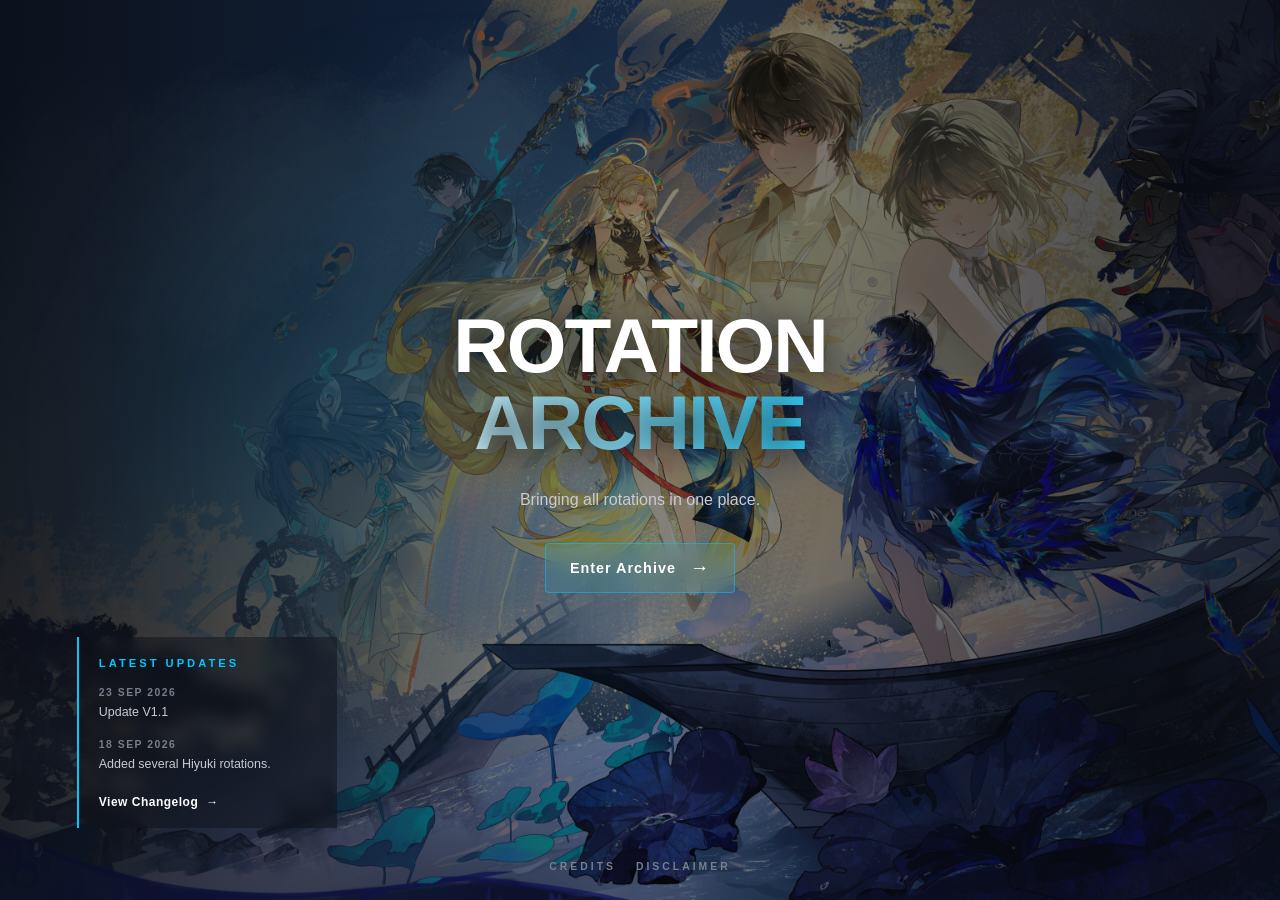
<file: index.html>
<!DOCTYPE html>

<html lang="en">

<head>

    <meta charset="UTF-8">
    <meta name="viewport" content="width=device-width, initial-scale=1.0">

    <title>Wuwa Rotations</title>

    <link rel="stylesheet" href="index.css">

</head>


<body>

    <main class="landing">

        <!-- =========================
             BACKGROUND
        ========================== -->

        <div class="background-glow"></div>


        <!-- =========================
             CHANGELOG
        ========================== -->

        <aside class="changelog">

            <p class="changelog-label">
                LATEST UPDATES
            </p>


            <!-- JavaScript inserts
                 the latest 2 updates here -->

            <div id="latest-changelog"></div>


            <!-- Link to full changelog -->

            <a href="changelog.html" class="changelog-link">

                View Changelog

                <span>→</span>

            </a>

        </aside>


        <!-- =========================
             CREDITS & DISCLAIMER
        ========================== -->

        <div class="site-info">


            <!-- Credits -->

            <div class="info-item">

                <span class="info-label">
                    CREDITS
                </span>


                <div class="info-popup">

                    <p>
                        <strong>
                            <em>
                                For the community, from the community ♥
                            </em>
                        </strong>
                    </p>

                    <p>
                        Created & maintained by
                        <span class="creator-name">
                            iaani2077
                        </span>
                    </p>

                </div>

            </div>


            <!-- Disclaimer -->

            <div class="info-item">

                <span class="info-label">
                    DISCLAIMER
                </span>


                <div class="info-popup disclaimer-popup">

                    <p>
                        I do not claim ownership of the
                        rotations featured on this site.
                    </p>

                    <p>
                        Rotation information is shared for
                        archival and educational purposes,
                        with credit given where applicable.
                    </p>

                </div>

            </div>

        </div>


        <!-- =========================
             HERO
        ========================== -->

        <section class="hero">

            <h1>

                Rotation

                <span>
                    Archive
                </span>

            </h1>


            <p class="description">

                Bringing all rotations in one place.

            </p>


            <!-- Enter main rotation archive -->

            <a href="wuwa.html" class="enter-button">

                <span>
                    Enter Archive
                </span>

                <span class="arrow">
                    →
                </span>

            </a>

        </section>

    </main>


    <!-- =========================
         CHANGELOG JAVASCRIPT
    ========================== -->

    <script src="js/changelog.js"></script>

</body>

</html>
</file>
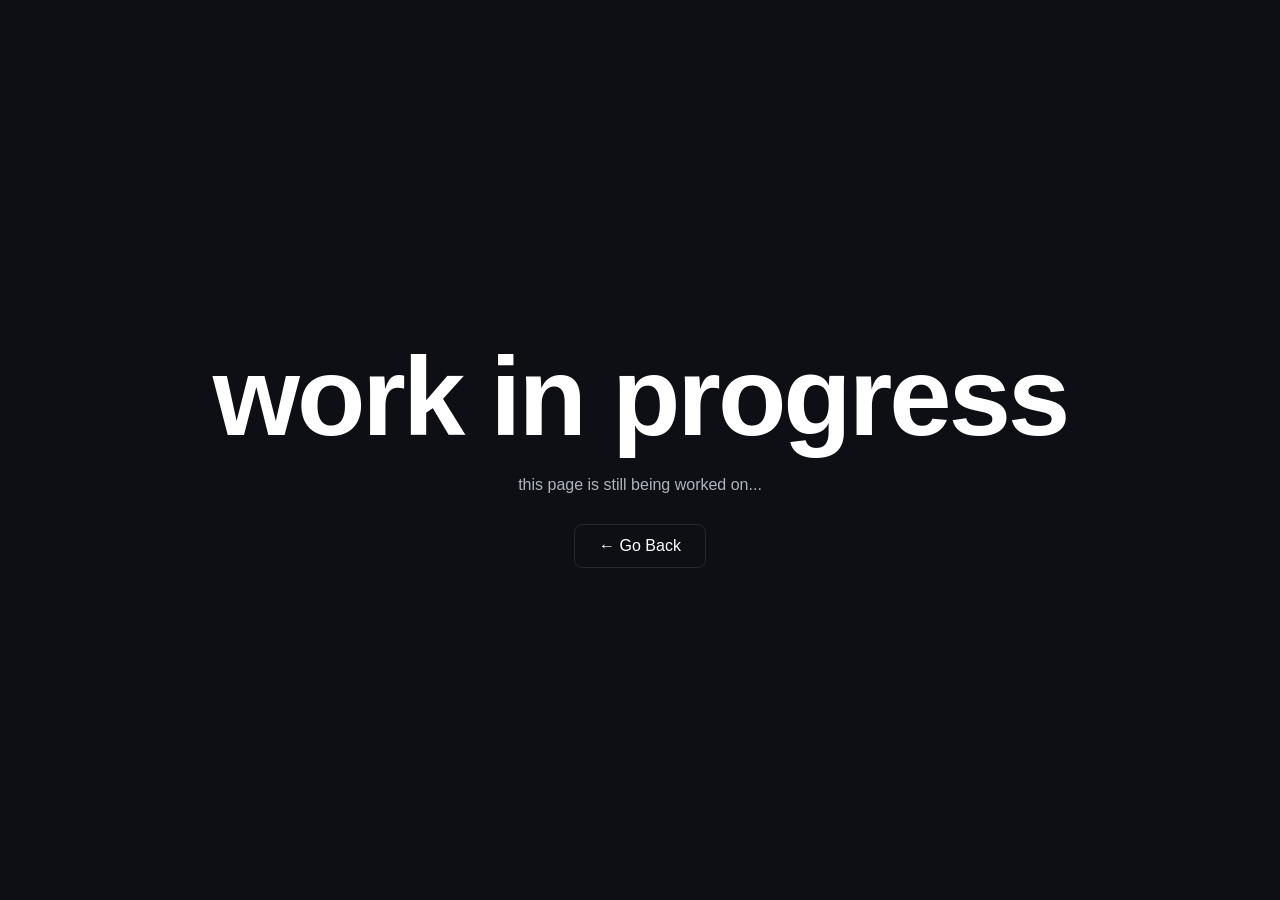
<file: nte-rotations/index.html>
<!DOCTYPE html>
<html lang="en">

<head>
    <meta charset="UTF-8">
    <meta name="viewport" content="width=device-width, initial-scale=1.0">

    <link rel="stylesheet" href="/css/nte.css">

    <title>Work in Progress</title>

</head>

<body>
    
    <div class="nte">
        <h1>work in progress</h1>
        <p>this page is still being worked on...</p>

        <a href="/index.html" class="back-button">← Go Back</a>
    </div>
    
</body>

</html>
</file>
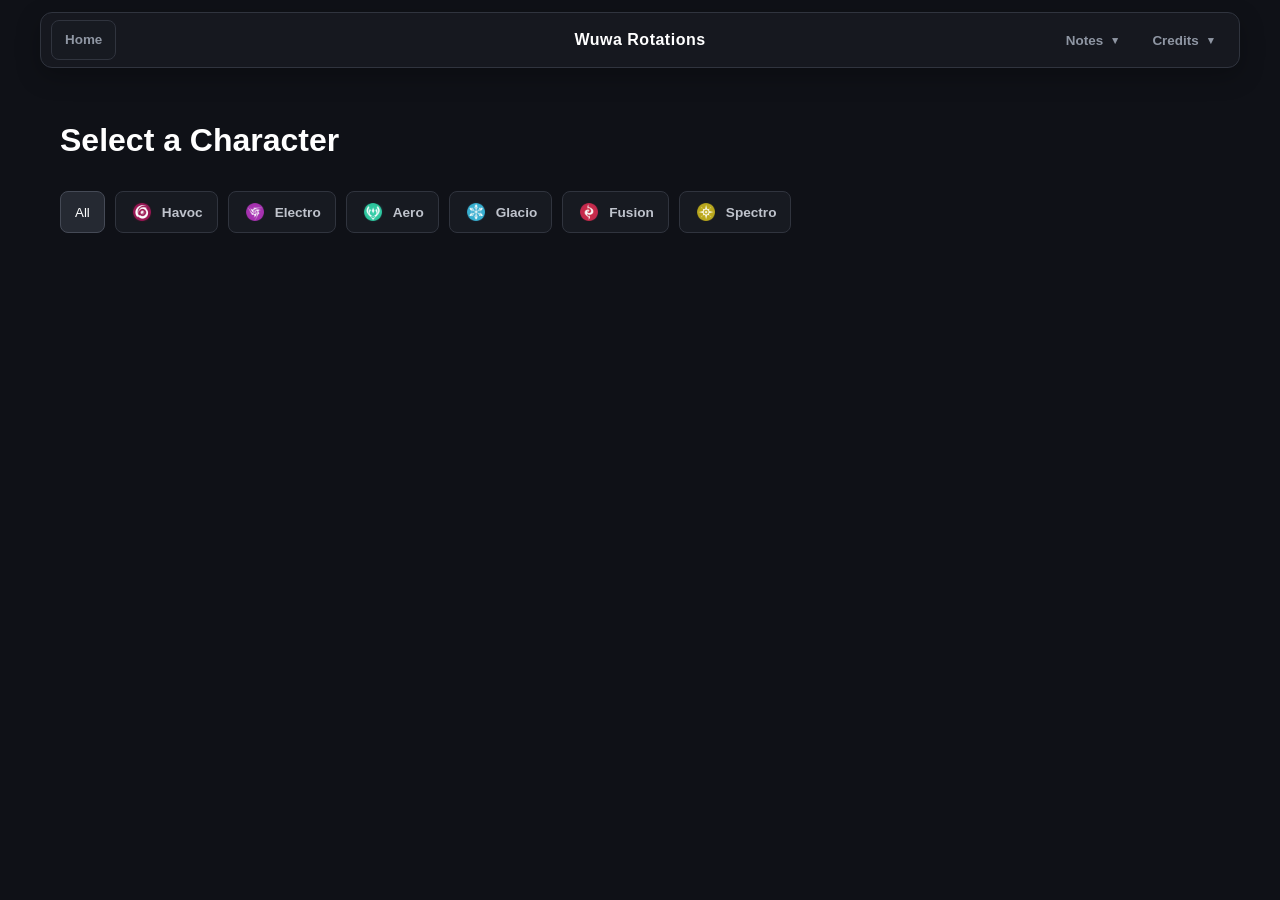
<file: wuwa-rotations/index.html>
<!DOCTYPE html>

<html lang="en">

<head>
    <meta charset="UTF-8">
    <meta name="viewport" content="width=device-width, initial-scale=1.0">

    <link rel="stylesheet" href="/css/wuwa.css">

    <title>Wuwa Rotations</title>


</head>

<body>


    <!-- =========================
     NAVBAR
========================= -->

    <header>

        <div class="navbar">

            <!-- LEFT -->
            <div class="navbar-left">
                <a href="/index.html" class="home-button">
                    Home
                </a>
            </div>


            <!-- CENTER -->
            <a href="./" class="nav-title">
                Wuwa Rotations
            </a>


            <!-- RIGHT -->
            <nav>

                <!-- Notes -->
                <div class="nav-item" id="notesItem">

                    <button class="nav-button" id="notesButton">
                        Notes
                        <span class="arrow">▼</span>
                    </button>

                    <div class="dropdown" id="notesPanel">

                        <div class="dropdown-title">
                            Notes
                        </div>

                        <p>
                            → Got a character, team, or rotation you want added?
                        </p>

                        <p>
                            → Found a wrong rotation, missing info, or something outdated?
                        </p>

                        <p class="personal-note">
                            I’m still working on this, so it might not be perfect.
                            Any feedback or suggestions are appreciated! &lt;3
                        </p>

                    </div>

                </div>


                <!-- Credits -->
                <div class="nav-item" id="creditsItem">

                    <button class="nav-button" id="creditsButton">
                        Credits
                        <span class="arrow">▼</span>
                    </button>

                    <div class="dropdown credit-box" id="creditsPanel">

                        <div class="dropdown-title">
                            Credits
                        </div>

                        <p class="credit-main">
                            Made by <span>@iaani2077</span>
                        </p>

                        <p class="credit-sub">
                            Further contributors will be added here.
                        </p>

                    </div>

                </div>

            </nav>

        </div>

    </header>

    <!-- =========================
     MAIN
========================= -->

    <main>

        <h1>Select a Character</h1>

        <div class="attribute-filters">

            <button class="attribute-filter active" data-attribute="all">
                All
            </button>

            <button class="attribute-filter" data-attribute="Havoc">
                <img src="../images/attributes/havoc.png" alt="Havoc">
                <span>Havoc</span>
            </button>

            <button class="attribute-filter" data-attribute="Electro">
                <img src="../images/attributes/electro.png" alt="Electro">
                <span>Electro</span>
            </button>

            <button class="attribute-filter" data-attribute="Aero">
                <img src="../images/attributes/aero.png" alt="Aero">
                <span>Aero</span>
            </button>

            <button class="attribute-filter" data-attribute="Glacio">
                <img src="../images/attributes/glacio.png" alt="Glacio">
                <span>Glacio</span>
            </button>

            <button class="attribute-filter" data-attribute="Fusion">
                <img src="../images/attributes/fusion.png" alt="Fusion">
                <span>Fusion</span>
            </button>

            <button class="attribute-filter" data-attribute="Spectro">
                <img src="../images/attributes/spectro.png" alt="Spectro">
                <span>Spectro</span>
            </button>

        </div>

        <div class="characters"></div>


        <!-- Character Content -->

        <section id="character-content">

            <details class="rotation-note">

                <summary>
                    How to Read
                </summary>

                <div class="rotation-instructions">

                    <p>
                        Action colors match the team member colors.
                    </p>

                    <p>
                        Hover over an action to see who performs it.
                    </p>

                    <p>
                        Follow the rotation from left → right.
                    </p>

                </div>

            </details>


            <h2 id="character-name"></h2>

            <p id="character-description"></p>

            <div id="teams-container"></div>

        </section>

    </main>



    <script src="../js/wuwa.js"></script>

</body>

</html>
</file>
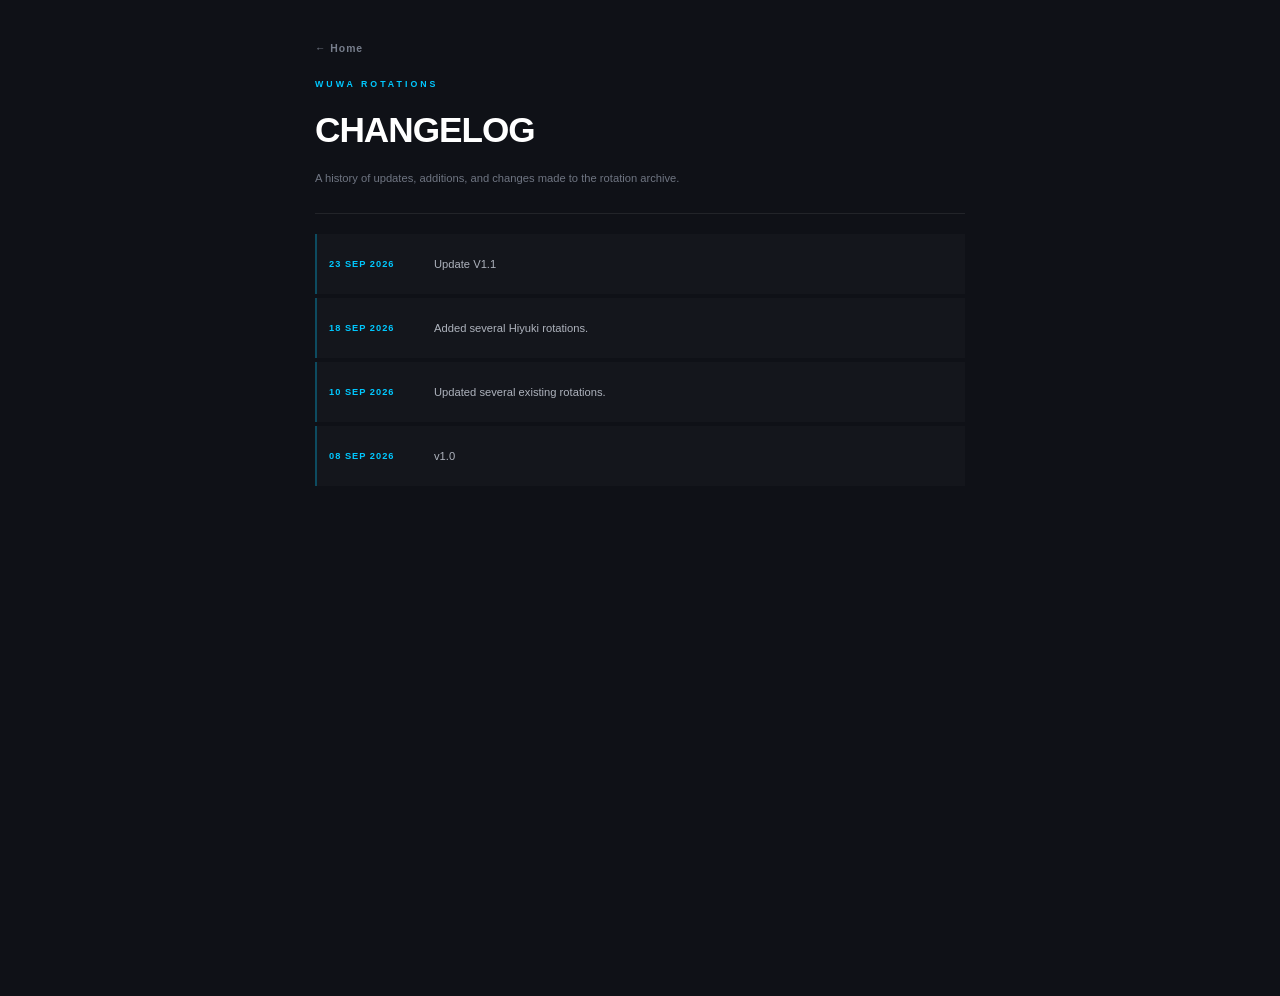
<file: changelog.html>
<!DOCTYPE html>

<html lang="en">

<head>

    <meta charset="UTF-8">
    <meta name="viewport" content="width=device-width, initial-scale=1.0">

    <title>Changelog | Wuwa Rotations</title>

    <link rel="stylesheet" href="changelog.css">

</head>


<body>

    <main class="changelog-page">


        <!-- =========================
             HEADER
        ========================== -->

        <header class="changelog-header">


            <!-- Back to landing page -->

            <a href="index.html" class="back-button">
                ← Home
            </a>


            <div>

                <p class="page-label">
                    WUWA ROTATIONS
                </p>


                <h1>
                    Changelog
                </h1>


                <p class="page-description">

                    A history of updates, additions,
                    and changes made to the rotation archive.

                </p>

            </div>

        </header>


        <!-- =========================
             CHANGELOG ENTRIES
        ========================== -->

        <section
            class="changelog-list"
            id="full-changelog"
        >

            <!-- JavaScript inserts
                 all updates here -->

        </section>


    </main>


    <!-- =========================
         CHANGELOG JAVASCRIPT
    ========================== -->

    <script src="js/changelog.js"></script>

</body>

</html>
</file>
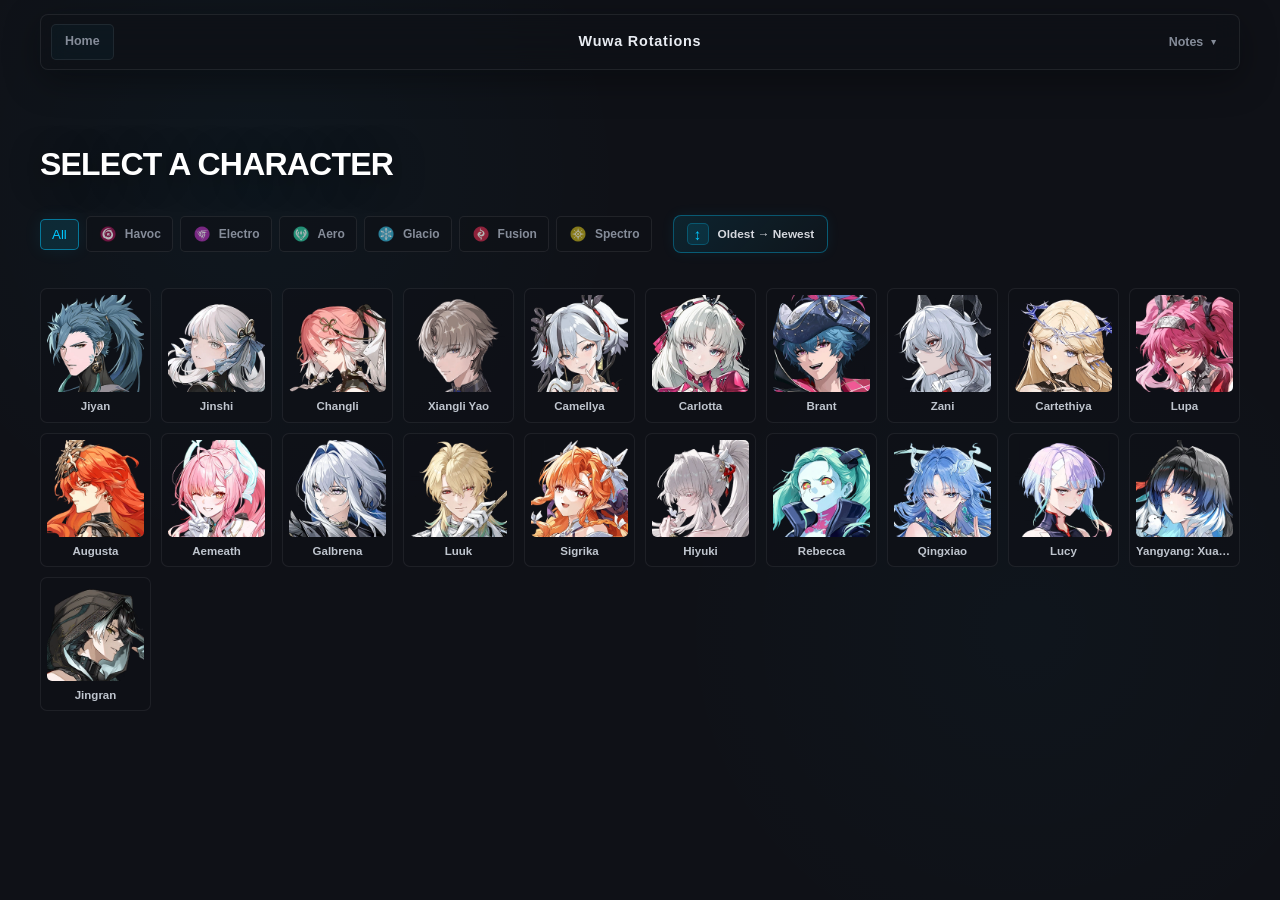
<file: wuwa.html>
<!DOCTYPE html>

<html lang="en">

<head>
    <meta charset="UTF-8">
    <meta name="viewport" content="width=device-width, initial-scale=1.0">

 
<!-- Main stylesheet -->
<link rel="stylesheet" href="./wuwa.css">

<title>Wuwa Rotations</title>
 

</head>

<body>

 
<!-- =========================
     NAVBAR
========================= -->

<header>

    <div class="navbar">

        <!-- LEFT: Home -->
        <div class="navbar-left">
            <a href="./index.html" class="home-button">
                Home
            </a>
        </div>

        <!-- CENTER: Site Title -->
        <a href="./wuwa.html" class="nav-title">
            Wuwa Rotations
        </a>

        <!-- RIGHT: Navigation -->
        <nav>

            <div class="nav-item" id="notesItem">

                <button class="nav-button" id="notesButton">
                    Notes
                    <span class="arrow">▼</span>
                </button>

                <!-- Notes dropdown -->
                <div class="dropdown" id="notesPanel">

                    <div class="dropdown-title">
                        Notes
                    </div>

                    <p>
                        → Got a character, team, or rotation you want added?
                    </p>

                    <p>
                        → Found a wrong rotation, missing info, or something outdated?
                    </p>

                    <p class="personal-note">
                        I’m still working on this, so it might not be perfect.
                        Any feedback or suggestions are appreciated! &lt;3
                    </p>

                </div>

            </div>

        </nav>

    </div>

</header>


<!-- =========================
     MAIN CONTENT
========================= -->

<main>

    <h1>Select a Character</h1>


    <!-- =========================
         ATTRIBUTE FILTERS
    ========================= -->

    <div class="attribute-filters">

        <!-- Show all characters -->
        <button class="attribute-filter active" data-attribute="all">
            All
        </button>

        <!-- Havoc -->
        <button class="attribute-filter" data-attribute="Havoc">
            <img src="./images/attributes/havoc.png" alt="Havoc">
            <span>Havoc</span>
        </button>

        <!-- Electro -->
        <button class="attribute-filter" data-attribute="Electro">
            <img src="./images/attributes/electro.png" alt="Electro">
            <span>Electro</span>
        </button>

        <!-- Aero -->
        <button class="attribute-filter" data-attribute="Aero">
            <img src="./images/attributes/aero.png" alt="Aero">
            <span>Aero</span>
        </button>

        <!-- Glacio -->
        <button class="attribute-filter" data-attribute="Glacio">
            <img src="./images/attributes/glacio.png" alt="Glacio">
            <span>Glacio</span>
        </button>

        <!-- Fusion -->
        <button class="attribute-filter" data-attribute="Fusion">
            <img src="./images/attributes/fusion.png" alt="Fusion">
            <span>Fusion</span>
        </button>

        <!-- Spectro -->
        <button class="attribute-filter" data-attribute="Spectro">
            <img src="./images/attributes/spectro.png" alt="Spectro">
            <span>Spectro</span>
        </button>

        <!-- Character release sorting -->
        <button id="releaseSort">
            Oldest → Newest
        </button>

    </div>


    <!-- Character cards are generated by JavaScript -->
    <div class="characters"></div>


    <!-- =========================
         CHARACTER CONTENT
    ========================= -->

    <section id="character-content">


        <!-- Selected character information -->
        <h2 id="character-name"></h2>

        <p id="character-description"></p>


        <!-- Teams and rotations are generated by JavaScript -->
        <div id="teams-container"></div>

    </section>

</main>


<!-- =========================
     CHARACTER DATA
     Add new characters to the
     appropriate attribute file.
========================= -->

<script src="./js/updates/character/havoc.js"></script>
<script src="./js/updates/character/electro.js"></script>
<script src="./js/updates/character/aero.js"></script>
<script src="./js/updates/character/glacio.js"></script>
<script src="./js/updates/character/fusion.js"></script>
<script src="./js/updates/character/spectro.js"></script>


<!-- =========================
     TEAMS & ROTATIONS
     Add new team files here.
========================= -->

<script src="./js/updates/teams/camellya.js"></script>
<script src="./js/updates/teams/yyxl.js"></script>
<script src="./js/updates/teams/hiyuki.js"></script>
<script src="./js/updates/teams/augusta.js"></script>


<!-- Main JavaScript -->
<script src="./js/wuwa.js"></script>
 

</body>

</html>
</file>
<file: index.css>
/* =========================
   RESET
========================= */

* {
    margin: 0;
    padding: 0;
    box-sizing: border-box;
}


/* =========================
   BODY
========================= */

body {
    font-family: Arial, Helvetica, sans-serif;
    background: #0f1117;
    color: white;
    overflow-x: hidden;
}


/* =========================
   LANDING
========================= */

.landing {
    height: 100vh;
    height: 100dvh;

    display: flex;
    justify-content: center;
    align-items: center;

    position: relative;

    background:
        linear-gradient(90deg,
            rgba(10, 12, 18, 0.88),
            rgba(10, 12, 18, 0.45),
            rgba(10, 12, 18, 0.80)),
        url("images/gameselect/wuwa1.jpg");

    background-size: cover;
    background-position: center;
    background-repeat: no-repeat;

    animation:
        backgroundMove 18s ease-in-out infinite alternate;
}


/* =========================
   BACKGROUND MOVEMENT
========================= */

@keyframes backgroundMove {

    from {
        background-position: center;
    }

    to {
        background-position: 52% center;
    }

}


/* =========================
   BACKGROUND GLOW
========================= */

.background-glow {
    position: absolute;

    width: 500px;
    height: 500px;

    background: rgba(0, 200, 255, 0.08);

    filter: blur(100px);

    border-radius: 50%;

    left: 15%;
    top: 20%;

    pointer-events: none;
}


/* =========================
   HERO
========================= */

.hero {
    position: relative;

    width: min(650px, 90%);

    padding: 40px;

    text-align: center;

    z-index: 2;
}


/* =========================
   HEADING
========================= */

.hero h1 {
    font-size: clamp(3rem, 6vw, 5rem);

    line-height: 1;

    letter-spacing: -2px;

    font-weight: 800;

    text-transform: uppercase;

    text-shadow:
        0 5px 30px rgba(0, 0, 0, 0.7);

    opacity: 0;

    animation:
        fadeUp 0.8s ease forwards;
}


/* =========================
   HEADING GRADIENT
========================= */

.hero h1 span {
    display: block;

    background:
        linear-gradient(90deg,
            #ffffff,
            #00c8ff,
            #8beaff);

    background-size: 200% auto;

    -webkit-background-clip: text;
    background-clip: text;

    color: transparent;

    animation:
        gradientMove 5s linear infinite;
}


/* =========================
   DESCRIPTION
========================= */

.description {
    max-width: 520px;

    margin: 25px auto 30px;

    font-size: 1rem;

    line-height: 1.7;

    color: #c8cbd3;

    opacity: 0;

    animation:
        fadeUp 0.8s ease 0.2s forwards;
}


/* =========================
   ENTER BUTTON
========================= */

.enter-button {
    display: inline-flex;

    align-items: center;
    justify-content: center;

    gap: 14px;

    min-width: 175px;

    padding: 13px 24px;

    border: 1px solid rgba(0, 200, 255, 0.5);

    border-radius: 4px;

    background: rgba(0, 200, 255, 0.12);

    backdrop-filter: blur(10px);

    color: white;

    text-decoration: none;

    font-size: 0.9rem;

    font-weight: bold;

    letter-spacing: 1px;

    opacity: 0;

    transition:
        transform 0.25s ease,
        background 0.25s ease,
        box-shadow 0.25s ease;

    animation:
        fadeUp 0.8s ease 0.4s forwards;
}


/* =========================
   BUTTON ARROW
========================= */

.arrow {
    font-size: 1.2rem;

    transition:
        transform 0.25s ease;
}


.enter-button:hover {
    background: rgba(0, 200, 255, 0.25);

    transform: translateY(-3px);

    box-shadow:
        0 10px 30px rgba(0, 200, 255, 0.2),
        0 0 20px rgba(0, 200, 255, 0.15);
}


.enter-button:hover .arrow {
    transform: translateX(5px);
}


/* =========================
   CHANGELOG
========================= */

.changelog {
    position: absolute;

    left: 6%;
    bottom: 8%;

    width: 260px;

    padding: 20px 20px 18px;

    background: rgba(15, 17, 23, 0.45);

    border-left: 2px solid #00c8ff;

    backdrop-filter: blur(8px);

    z-index: 3;

    opacity: 0;

    animation:
        changelogFade 0.8s ease 0.7s forwards;
}


/* =========================
   CHANGELOG TITLE
========================= */

.changelog-label {
    margin-bottom: 18px;

    color: #00c8ff;

    font-size: 0.7rem;

    font-weight: bold;

    letter-spacing: 3px;
}


/* =========================
   UPDATE
========================= */

.update {
    margin-bottom: 18px;
}


.update-date {
    display: block;

    margin-bottom: 5px;

    color: #777e8c;

    font-size: 0.65rem;

    font-weight: bold;

    letter-spacing: 1.5px;
}


.update p {
    color: #c8cbd3;

    font-size: 0.78rem;

    line-height: 1.5;
}


/* =========================
   CHANGELOG LINK
========================= */

.changelog-link {
    display: inline-flex;

    align-items: center;

    gap: 8px;

    margin-top: 3px;

    color: white;

    text-decoration: none;

    font-size: 0.75rem;

    font-weight: bold;

    letter-spacing: 0.5px;

    transition:
        color 0.25s ease;
}


.changelog-link span {
    transition:
        transform 0.25s ease;
}


.changelog-link:hover {
    color: #00c8ff;
}


.changelog-link:hover span {
    transform: translateX(4px);
}


/* =========================
   CREDITS + DISCLAIMER
========================= */

.site-info {
    position: absolute;

    left: 50%;
    right: auto;
    bottom: 20px;

    width: max-content;
    max-width: 90%;

    display: flex;

    align-items: center;
    justify-content: center;

    gap: 12px;

    transform: translateX(-50%);

    z-index: 10;
}

/* =========================
   INFO ITEM
========================= */

.info-item {
    position: relative;
}


/* =========================
   INFO LABEL
========================= */

.info-label {
    display: inline-block;

    padding: 8px 4px;

    color: #777e8c;

    font-size: 0.65rem;

    font-weight: bold;

    letter-spacing: 3px;

    cursor: pointer;

    transition:
        color 0.25s ease,
        text-shadow 0.25s ease;
}


.info-label:hover {
    color: #00c8ff;

    text-shadow:
        0 0 12px rgba(0, 200, 255, 0.5);
}


/* =========================
   INFO POPUP
========================= */

.info-popup {
    position: absolute;

    right: 0;
    bottom: 42px;

    width: 270px;

    padding: 18px 20px;

    background: rgba(15, 17, 23, 0.9);

    border-right: 2px solid #00c8ff;

    backdrop-filter: blur(12px);

    box-shadow:
        0 10px 40px rgba(0, 0, 0, 0.4),
        0 0 25px rgba(0, 200, 255, 0.08);

    opacity: 0;

    visibility: hidden;

    transform: translateY(8px);

    transition:
        opacity 0.25s ease,
        transform 0.25s ease,
        visibility 0.25s ease;

    pointer-events: none;
}


/* =========================
   SHOW POPUP
========================= */

.info-item:hover .info-popup {
    opacity: 1;

    visibility: visible;

    transform: translateY(0);

    pointer-events: auto;
}


/* =========================
   POPUP TEXT
========================= */

.info-popup p {
    margin-bottom: 10px;

    color: #c8cbd3;

    font-size: 0.76rem;

    line-height: 1.55;
}


.info-popup p:last-child {
    margin-bottom: 0;
}


.info-popup strong {
    color: white;
}


/* =========================
   CREATOR NAME
========================= */

.creator-name {
    color: #00c8ff;

    font-weight: bold;

    text-shadow:
        0 0 5px rgba(0, 200, 255, 0.7),
        0 0 12px rgba(0, 200, 255, 0.5),
        0 0 22px rgba(0, 200, 255, 0.3);

    animation:
        creatorGlow 2.5s ease-in-out infinite alternate;
}


/* =========================
   DISCLAIMER
========================= */

.disclaimer-popup {
    width: 300px;
}


/* =========================
   ANIMATIONS
========================= */

@keyframes gradientMove {

    from {
        background-position: 0% center;
    }

    to {
        background-position: 200% center;
    }

}


@keyframes fadeUp {

    from {
        opacity: 0;
        transform: translateY(20px);
    }

    to {
        opacity: 1;
        transform: translateY(0);
    }

}


@keyframes changelogFade {

    from {
        opacity: 0;
        transform: translateX(-20px);
    }

    to {
        opacity: 1;
        transform: translateX(0);
    }

}


@keyframes creatorGlow {

    from {
        text-shadow:
            0 0 5px rgba(0, 200, 255, 0.5),
            0 0 10px rgba(0, 200, 255, 0.3);
    }

    to {
        text-shadow:
            0 0 6px rgba(0, 200, 255, 0.9),
            0 0 15px rgba(0, 200, 255, 0.7),
            0 0 25px rgba(0, 200, 255, 0.4);
    }

}


/* =========================
   TABLET
========================= */

@media (max-width: 800px) {

    .changelog {
        left: 4%;
        bottom: 4%;

        width: 230px;

        padding: 16px;
    }


    .site-info {
        right: 4%;
        bottom: 4%;
    }

}

/* =========================
   MOBILE
========================= */

@media (max-width: 600px) {

    /* =========================
       LANDING
    ========================= */

    .landing {
        min-height: 100dvh;
        height: auto;

        padding: 25px 0 20px;

        display: flex;
        flex-direction: column;

        justify-content: flex-start;
        align-items: center;

        position: relative;
    }


    /* =========================
       HERO
    ========================= */

    .hero {
        width: 100%;

        padding: 10px 20px;

        text-align: center;

        transform: none;
    }


    .hero h1 {
        font-size: 2.4rem;

        line-height: 1;

        letter-spacing: -1px;
    }


    .description {
        max-width: 330px;

        margin: 14px auto 18px;

        font-size: 0.85rem;

        line-height: 1.45;
    }


    /* =========================
       ENTER BUTTON
    ========================= */

    .enter-button {
        min-width: 150px;

        padding: 10px 18px;

        font-size: 0.8rem;

        gap: 9px;
    }


    .arrow {
        font-size: 1rem;
    }


    /* =========================
       CHANGELOG
    ========================= */

    .changelog {
        position: relative;

        left: auto;
        bottom: auto;

        width: min(88%, 310px);

        margin-top: 28px;

        padding: 14px 16px;

        transform: none;

        z-index: 10;

        opacity: 1;

        animation:
            changelogMobileFade 0.8s ease 0.7s forwards;
    }


    .changelog-label {
        margin-bottom: 12px;

        font-size: 0.65rem;
    }


    .update {
        margin-bottom: 12px;
    }


    .update-date {
        margin-bottom: 4px;

        font-size: 0.6rem;
    }


    .update p {
        font-size: 0.72rem;

        line-height: 1.4;
    }


    .changelog-link {
        font-size: 0.7rem;
    }


    /* =========================
       CREDITS + DISCLAIMER
       FIXED TO BOTTOM
    ========================= */

    .site-info {
        position: absolute;

        left: 50%;
        right: auto;
        bottom: 18px;

        width: max-content;
        max-width: 90%;

        margin: 0;

        display: flex;

        align-items: center;
        justify-content: center;

        gap: 12px;

        transform: translateX(-50%);

        z-index: 20;
    }


    /* =========================
       INFO LABELS
    ========================= */

    .info-label {
        padding: 5px 3px;

        font-size: 0.6rem;

        letter-spacing: 2px;
    }


    /* =========================
       INFO POPUPS
    ========================= */

    .info-popup {
        right: 50%;

        bottom: 35px;

        width: 250px;

        padding: 14px 16px;

        transform:
            translate(50%, 8px);
    }


    .info-item:hover .info-popup {
        transform:
            translate(50%, 0);
    }

}


/* =========================
   MOBILE CHANGELOG ANIMATION
========================= */

@keyframes changelogMobileFade {

    from {
        opacity: 0;

        transform:
            translateY(15px);
    }

    to {
        opacity: 1;

        transform:
            translateY(0);
    }

}
</file>
<file: css/nte.css>
* {
            margin: 0;
            padding: 0;
            box-sizing: border-box;
        }

        body {
            min-height: 100vh;
            background: #0d0f14;
            color: white;
            font-family: Arial, sans-serif;

            display: flex;
            justify-content: center;
            align-items: center;
            text-align: center;
        }

        .nte {
            padding: 30px;
        }

        h1 {
            font-size: clamp(3rem, 10vw, 7rem);
            font-weight: 800;
            letter-spacing: -3px;

            animation: float 3s ease-in-out infinite;
        }

        p {
            margin-top: 15px;
            color: #aeb3bd;
            font-size: 1rem;
        }

        @keyframes float {

            0%,
            100% {
                transform: translateY(0);
            }

            50% {
                transform: translateY(-10px);
            }
        }

        @media (max-width: 600px) {
            h1 {
                letter-spacing: -1px;
            }
        }

        /* go back button  */
        .back-button {
            display: inline-block;
            margin-top: 30px;
            padding: 12px 24px;

            color: white;
            text-decoration: none;

            border: 1px solid #252932;
            border-radius: 8px;

            transition: 0.2s ease;
        }

        .back-button:hover {
            background: white;
            color: #0d0f14;
        }
</file>
<file: css/wuwa.css>
* {
            margin: 0;
            padding: 0;
            box-sizing: border-box;
        }

        body {
            font-family: Arial, sans-serif;
            background: #0f1117;
            color: #fff;
            line-height: 1.6;
        }

        a {
            color: inherit;
            text-decoration: none;
        }

        /* =========================
   NAVBAR
========================= */

        header {
            position: sticky;
            top: 0;
            z-index: 1000;

            width: 100%;
            padding: 12px 24px;

            transition:
                transform 0.3s ease,
                opacity 0.3s ease;
        }

        header.hide {
            transform: translateY(-120%);
        }

        header.scroll-dim {
            opacity: 0.65;
        }

        .navbar {
            position: relative;

            max-width: 1200px;
            height: 56px;
            margin: 0 auto;

            display: flex;
            align-items: center;
            justify-content: space-between;

            padding: 0 10px;

            background: rgba(23, 26, 33, 0.92);

            border: 1px solid #30343e;
            border-radius: 12px;

            box-shadow: 0 8px 25px rgba(0, 0, 0, 0.25);

            backdrop-filter: blur(12px);
            -webkit-backdrop-filter: blur(12px);
        }


        /* =========================
   LEFT SIDE
========================= */

        .navbar-left {
            display: flex;
            align-items: center;
        }

        .home-button {
            display: flex;
            align-items: center;

            padding: 8px 13px;

            background: #171a21;

            border: 1px solid #30343e;
            border-radius: 8px;

            color: #8f96a3;

            font-size: 0.84rem;
            font-weight: 600;

            transition: 0.2s ease;
        }

        .home-button:hover {
            color: #fff;

            background: #252932;
            border-color: #454a56;

            transform: translateY(-1px);
        }


        /* =========================
   CENTER TITLE
========================= */

        .nav-title {
            position: absolute;

            left: 50%;
            top: 50%;

            transform: translate(-50%, -50%);

            color: #fff;

            font-size: 1rem;
            font-weight: 700;

            letter-spacing: 0.5px;

            white-space: nowrap;

            transition: 0.2s ease;
        }

        .nav-title:hover {
            color: #00c8ff;
        }


        /* =========================
   RIGHT SIDE
========================= */

        nav {
            margin-left: auto;

            display: flex;
            align-items: center;

            gap: 6px;
        }

        .nav-item {
            position: relative;
        }

        .nav-button,
        nav>a {
            display: flex;
            align-items: center;
            gap: 7px;

            padding: 8px 12px;

            border: 1px solid transparent;
            border-radius: 8px;

            background: transparent;

            color: #8f96a3;

            font-family: inherit;
            font-size: 0.84rem;
            font-weight: 600;

            cursor: pointer;

            transition: 0.2s ease;
        }

        .nav-button:hover,
        nav>a:hover {
            color: #fff;

            background: #252932;

            border-color: #3a4050;
        }

        .nav-button .arrow {
            font-size: 0.65rem;

            transition: transform 0.2s ease;
        }

        .nav-item.active .arrow {
            transform: rotate(180deg);
        }


        /* =========================
   DROPDOWN
========================= */

        .dropdown {
            position: absolute;

            top: calc(100% + 8px);
            right: 0;

            width: 285px;

            padding: 14px;

            background: #171a21;

            border: 1px solid #30343e;
            border-radius: 10px;

            box-shadow: 0 12px 30px rgba(0, 0, 0, 0.45);

            display: none;
        }

        .dropdown.show {
            display: block;

            animation: dropdownIn 0.18s ease;
        }

        @keyframes dropdownIn {

            from {
                opacity: 0;
                transform: translateY(-5px);
            }

            to {
                opacity: 1;
                transform: translateY(0);
            }

        }

        .dropdown-title {
            color: #fff;

            font-size: 0.9rem;
            font-weight: 700;

            padding-bottom: 10px;
            margin-bottom: 10px;

            border-bottom: 1px solid #252932;
        }

        .dropdown p {
            margin-bottom: 8px;

            color: #aeb4bf;

            font-size: 0.82rem;
            line-height: 1.5;
        }

        .dropdown p:last-child {
            margin-bottom: 0;
        }


        /* =========================
   PERSONAL NOTE
========================= */

        .personal-note {
            margin-top: 15px;
            padding: 14px;

            background: #f3eee4;
            color: #292722;

            border-radius: 5px;

            font-family: Georgia, "Times New Roman", serif;
            font-style: italic;

            line-height: 1.6;

            box-shadow: 0 6px 18px rgba(0, 0, 0, 0.3);

            transform: rotate(-1deg);
        }


        /* =========================
   CREDITS
========================= */

        .credit-box {
            text-align: center;
        }

        .credit-main {
            color: #fff;

            font-size: 0.9rem;
            font-weight: 700;

            margin-bottom: 4px;
        }

        .credit-main span {
            color: #00c8ff;
        }

        .credit-sub {
            color: #777f8d;

            font-size: 0.75rem;
        }

        /* =========================
       MAIN
    ========================= */

        main {
            max-width: 1200px;
            margin: auto;
            padding: 30px 20px 60px;
        }

        h1 {
            margin: 5px 0 25px;
            font-size: 2rem;
        }

        /* Attribute filters */

        .attribute-filters {
            display: flex;
            flex-wrap: wrap;
            gap: 10px;
            margin-bottom: 30px;
        }

        .attribute-filter {
            display: flex;
            align-items: center;
            gap: 8px;

            padding: 8px 14px;

            border: 1px solid #30343e;
            border-radius: 8px;

            background: #171a21;
            color: #bfc3cc;

            cursor: pointer;
            transition: 0.2s ease;
        }

        .attribute-filter img {
            width: 24px;
            height: 24px;
            object-fit: contain;
        }

        .attribute-filter span {
            font-size: 0.85rem;
            font-weight: 600;
        }

        .attribute-filter:hover,
        .attribute-filter.active {
            background: #252932;
            color: #fff;
            border-color: #454a56;
        }

        .attribute-filter:hover {
            transform: translateY(-2px);
        }

        /* Character grid */

        .characters {
            display: grid;
            grid-template-columns: repeat(auto-fill, minmax(140px, 1fr));
            gap: 15px;
        }

        .character-card {
            padding: 10px;

            background: #151820;
            border: 1px solid #252932;
            border-radius: 12px;

            text-align: center;
            cursor: pointer;

            transition: 0.2s ease;
        }

        .character-card:hover {
            transform: translateY(-3px);
            border-color: #454a56;
        }

        .character-card img {
            width: 100%;
            aspect-ratio: 1;
            object-fit: cover;

            border-radius: 8px;

            display: block;
            margin-bottom: 8px;
        }

        .character-card span {
            font-size: 0.9rem;
            font-weight: 600;
        }

        /* Character content */

        #character-content {
            display: none;
        }

        #character-name {
            margin-bottom: 5px;
        }

        #character-description {
            margin-bottom: 30px;
            color: #aeb4bf;
        }

        /* How to read */

        .rotation-note {
            width: fit-content;
            max-width: 100%;

            margin-bottom: 25px;

            background: #1b1f2a;
            border: 1px solid #3a4050;
            border-left: 4px solid #00c8ff;

            border-radius: 8px;

            color: #d5d9e2;
            font-size: 0.9rem;

            overflow: hidden;
        }

        .rotation-note summary {
            padding: 12px 15px;

            color: #00c8ff;
            font-size: 0.95rem;
            font-weight: 700;

            cursor: pointer;
            user-select: none;

            list-style: none;
        }

        .rotation-note summary::-webkit-details-marker {
            display: none;
        }

        .rotation-note summary::before {
            content: "▶";

            display: inline-block;
            margin-right: 8px;

            color: #00c8ff;
            font-size: 0.7rem;

            transition: transform 0.2s ease;
        }

        .rotation-note[open] summary::before {
            transform: rotate(90deg);
        }

        .rotation-instructions {
            padding: 0 15px 13px;
            border-top: 1px solid #252932;
        }

        .rotation-instructions p {
            margin-top: 8px;
            color: #aeb4bf;
        }

        .rotation-instructions p::before {
            content: "•";
            margin-right: 8px;
            color: #00c8ff;
        }

        /* Teams */

        #teams-container {
            display: flex;
            flex-direction: column;
        }

        .team-card {
            display: grid;
            grid-template-columns: max-content minmax(0, 1fr);

            align-items: center;

            gap: 16px;
            margin-bottom: 20px;
            padding: 20px;

            background: #151820;
            border: 1px solid #252932;
            border-radius: 12px;
        }

        .team-info {
            min-width: 0;
        }

        .team-info h3 {
            margin-bottom: 12px;
            font-size: 1.05rem;
        }

        .team-members {
            display: flex;
            gap: 12px;
            flex-wrap: wrap;
        }

        .team-member {
            width: 95px;
            padding: 6px;

            background: #1b1e27;
            border-radius: 10px;

            text-align: center;

            position: relative;
            overflow: hidden;

            border: 1px solid #30343e;
        }

        .team-member::before {
            content: "";

            position: absolute;
            top: 0;
            left: 0;
            right: 0;

            height: 4px;
        }

        .member-1::before {
            background: #00c8ff;
        }

        .member-2::before {
            background: #ffd400;
        }

        .member-3::before {
            background: #ff4dcc;
        }

        .team-member img {
            width: 80px;
            height: 80px;

            margin: 4px auto 7px;

            display: block;

            object-fit: cover;
            border-radius: 7px;
        }

        .team-member span {
            display: block;

            color: #fff;
            font-size: 0.8rem;
            font-weight: 600;

            white-space: nowrap;
            overflow: hidden;
            text-overflow: ellipsis;
        }

        .team-description {
            margin-top: 12px;

            color: #9298a5;
            font-size: 0.85rem;
        }

        /* Rotation */

        .team-rotation {
            min-width: 0;

            padding-left: 16px;

            border-left: 1px solid #252932;
        }

        .team-rotation h4 {
            margin-bottom: 12px;
            font-size: 1rem;
        }

        .rotation-line {
            display: flex;
            align-items: center;
            flex-wrap: wrap;

            gap: 8px;

            color: #d5d8de;

            font-size: 0.9rem;
            line-height: 1.6;
        }

        .rotation-step {
            color: var(--character-color);

            font-weight: 600;
            cursor: default;

            transition: 0.2s ease;
        }

        .rotation-step:hover {
            filter: brightness(1.2);
            text-shadow: 0 0 8px var(--character-color);
        }

        .rotation-arrow {
            color: #777f8d;
            font-weight: bold;
        }

        /* =========================
       RESPONSIVE
    ========================= */

        @media (max-width: 768px) {

            header {
                padding: 10px 15px;
            }

            .navbar {
                height: 54px;
                padding-left: 14px;
            }

            .brand span {
                display: none;
            }

            nav {
                gap: 3px;
            }

            .nav-button,
            nav>a {
                padding: 7px 9px;
                font-size: 0.78rem;
            }

            main {
                padding-top: 20px;
            }

            .team-card {
                grid-template-columns: 1fr;
            }

            .team-rotation {
                padding: 20px 0 0;
                border-left: none;
                border-top: 1px solid #252932;
            }
        }

        @media (max-width: 600px) {

            header {
                padding: 8px 10px;
            }

            .navbar {
                height: 52px;
                padding: 0 7px;
            }

            .home-button {
                padding: 7px 10px;
                font-size: 0.78rem;
            }

            .nav-title {
                font-size: 0.9rem;
            }

            nav {
                gap: 2px;
            }

            .nav-button {
                padding: 7px 8px;
                font-size: 0.75rem;
            }

            .dropdown {
                width: 250px;
                right: -5px;
            }
        }


        @media (max-width: 380px) {

            .nav-title {
                font-size: 0.82rem;
            }

            .home-button {
                padding: 6px 8px;
                font-size: 0.72rem;
            }

            .nav-button {
                padding: 6px;
                font-size: 0.7rem;
            }

            .dropdown {
                width: 230px;
            }
        }
</file>
<file: changelog.css>
css
/* =========================
   RESET
========================= */

* {
    margin: 0;
    padding: 0;
    box-sizing: border-box;
}


/* =========================
   BODY
========================= */

body {

    font-family: Arial, Helvetica, sans-serif;

    background: #0f1117;

    color: white;

}


/* =========================
   PAGE
========================= */

.changelog-page {

    min-height: 100vh;

    width: min(650px, 90%);

    margin: auto;

    padding: 30px 0 50px;

}


/* =========================
   HEADER
========================= */

.changelog-header {

    margin-bottom: 20px;

    padding-bottom: 15px;

    border-bottom: 1px solid
        rgba(255, 255, 255, 0.08);

}


/* =========================
   BACK BUTTON
========================= */

.back-button {

    display: inline-block;

    margin-bottom: 16px;

    color: #777e8c;

    text-decoration: none;

    font-size: 0.65rem;

    font-weight: bold;

    letter-spacing: 1px;

    transition: color 0.2s ease;

}


.back-button:hover {

    color: #00c8ff;

}


/* =========================
   PAGE LABEL
========================= */

.page-label {

    margin-bottom: 5px;

    color: #00c8ff;

    font-size: 0.55rem;

    font-weight: bold;

    letter-spacing: 3px;

}


/* =========================
   TITLE
========================= */

.changelog-header h1 {

    font-size: 2.2rem;

    line-height: 1;

    letter-spacing: -1px;

    text-transform: uppercase;

}


/* =========================
   DESCRIPTION
========================= */

.page-description {

    margin-top: 8px;

    color: #6f7582;

    font-size: 0.7rem;

    line-height: 1.4;

}


/* =========================
   CHANGELOG LIST
========================= */

.changelog-list {

    display: flex;

    flex-direction: column;

    gap: 4px;

}


/* =========================
   CHANGELOG ENTRY
========================= */

.changelog-entry {

    display: flex;

    align-items: center;

    gap: 15px;

    min-height: 42px;

    padding: 9px 12px;

    background: rgba(255, 255, 255, 0.02);

    border-left: 2px solid
        rgba(0, 200, 255, 0.3);

    transition:
        background 0.2s ease,
        border-color 0.2s ease;

}


.changelog-entry:hover {

    background: rgba(0, 200, 255, 0.04);

    border-left-color: #00c8ff;

}


/* =========================
   DATE
========================= */

.entry-date {

    flex-shrink: 0;

    width: 90px;

    color: #00c8ff;

    font-size: 0.58rem;

    font-weight: bold;

    letter-spacing: 1px;

}


/* =========================
   TEXT
========================= */

.entry-text {

    color: #aeb3bd;

    font-size: 0.7rem;

    line-height: 1.3;

}


/* =========================
   MOBILE
========================= */

@media (max-width: 600px) {

    .changelog-page {

        width: 90%;

        padding-top: 25px;

    }


    .changelog-header {

        margin-bottom: 15px;

    }


    .changelog-header h1 {

        font-size: 2rem;

    }


    .changelog-entry {

        align-items: flex-start;

        flex-direction: column;

        gap: 3px;

        padding: 8px 10px;

    }


    .entry-date {

        width: auto;

    }

}
</file>
<file: wuwa.css>
/* =========================================================
   GLOBAL RESET
========================================================= */

* {
    margin: 0;
    padding: 0;
    box-sizing: border-box;
}

html {
    scroll-behavior: smooth;
    width: 100%;
    min-height: 100%;
    overflow-x: hidden;
    overflow-y: auto;
}

body {
    width: 100%;
    min-height: 100vh;
    font-family: Arial, Helvetica, sans-serif;
    background:
        radial-gradient(
            circle at 20% 20%,
            rgba(0, 200, 255, 0.035),
            transparent 30%
        ),
        radial-gradient(
            circle at 80% 70%,
            rgba(0, 200, 255, 0.025),
            transparent 30%
        ),
        #0f1117;
    color: #fff;
    line-height: 1.6;
    overflow-x: hidden;
}

a {
    color: inherit;
    text-decoration: none;
}

button {
    font-family: inherit;
}


/* =========================================================
   NAVBAR
========================================================= */

header {
    position: sticky;
    top: 0;
    z-index: 1000;
    width: 100%;
    padding: 14px 24px;
    transition:
        transform 0.3s ease,
        opacity 0.3s ease;
}

header.hide {
    transform: translateY(-120%);
}

header.scroll-dim {
    opacity: 0.65;
}

.navbar {
    position: relative;
    width: min(1200px, 100%);
    height: 56px;
    margin: 0 auto;
    padding: 0 10px;

    display: flex;
    align-items: center;
    justify-content: space-between;

    background: rgba(15, 17, 23, 0.72);
    border: 1px solid rgba(255, 255, 255, 0.08);
    border-radius: 8px;

    box-shadow:
        0 10px 35px rgba(0, 0, 0, 0.35),
        0 0 25px rgba(0, 200, 255, 0.025);

    backdrop-filter: blur(14px);
}


/* =========================================================
   NAVBAR - LEFT / HOME
========================================================= */

.navbar-left {
    display: flex;
    align-items: center;
}

.home-button {
    display: flex;
    align-items: center;

    padding: 7px 13px;

    background: rgba(0, 200, 255, 0.035);
    border: 1px solid rgba(255, 255, 255, 0.08);
    border-radius: 5px;

    color: #858c99;
    font-size: 0.78rem;
    font-weight: 600;

    transition:
        color 0.25s ease,
        background 0.25s ease,
        border-color 0.25s ease,
        box-shadow 0.25s ease,
        transform 0.25s ease;
}

.home-button:hover {
    color: #fff;
    background: rgba(0, 200, 255, 0.12);
    border-color: rgba(0, 200, 255, 0.5);

    box-shadow:
        0 0 18px rgba(0, 200, 255, 0.1);

    transform: translateY(-2px);
}


/* =========================================================
   NAVBAR - TITLE
========================================================= */

.nav-title {
    position: absolute;
    left: 50%;
    top: 50%;
    transform: translate(-50%, -50%);

    color: #e9edf3;
    font-size: 0.9rem;
    font-weight: 700;
    letter-spacing: 0.8px;

    white-space: nowrap;

    transition:
        color 0.25s ease,
        text-shadow 0.25s ease;
}

.nav-title:hover {
    color: #00c8ff;
    text-shadow:
        0 0 12px rgba(0, 200, 255, 0.35);
}


/* =========================================================
   NAVIGATION LINKS
========================================================= */

nav {
    display: flex;
    align-items: center;
    gap: 3px;
    margin-left: auto;
}

.nav-item {
    position: relative;
}

.nav-button,
nav > a {
    display: flex;
    align-items: center;
    gap: 6px;

    padding: 7px 10px;

    border: 1px solid transparent;
    border-radius: 5px;

    background: transparent;
    color: #858c99;

    font-size: 0.78rem;
    font-weight: 600;

    cursor: pointer;

    transition:
        color 0.25s ease,
        background 0.25s ease,
        border-color 0.25s ease,
        box-shadow 0.25s ease;
}

.nav-button:hover,
nav > a:hover {
    color: #fff;
    background: rgba(0, 200, 255, 0.1);
    border-color: rgba(0, 200, 255, 0.35);

    box-shadow:
        0 0 15px rgba(0, 200, 255, 0.07);
}

.nav-button .arrow {
    font-size: 0.55rem;
    transition: transform 0.2s ease;
}

.nav-item.active .arrow {
    transform: rotate(180deg);
}


/* =========================================================
   DROPDOWN
========================================================= */

.dropdown {
    position: absolute;
    top: calc(100% + 9px);
    right: 0;

    width: 285px;
    padding: 15px;

    display: none;

    background: rgba(15, 17, 23, 0.94);
    border: 1px solid rgba(0, 200, 255, 0.15);
    border-radius: 6px;

    box-shadow:
        0 15px 40px rgba(0, 0, 0, 0.5),
        0 0 25px rgba(0, 200, 255, 0.04);

    backdrop-filter: blur(14px);
}

.dropdown.show {
    display: block;
    animation: dropdownIn 0.18s ease;
}

@keyframes dropdownIn {
    from {
        opacity: 0;
        transform: translateY(-5px);
    }

    to {
        opacity: 1;
        transform: translateY(0);
    }
}

.dropdown-title {
    padding-bottom: 9px;
    margin-bottom: 10px;

    color: #f1f4f8;
    font-size: 0.78rem;
    font-weight: 700;
    letter-spacing: 0.5px;

    border-bottom: 1px solid rgba(255, 255, 255, 0.07);
}

.dropdown p {
    margin-bottom: 8px;

    color: #9299a6;
    font-size: 0.75rem;
    line-height: 1.5;
}

.dropdown p:last-child {
    margin-bottom: 0;
}


/* =========================================================
   PERSONAL NOTE
========================================================= */

.personal-note {
    margin-top: 14px;
    padding: 12px;

    background: #f3eee4;
    color: #292722;

    border-radius: 5px;

    font-family: Georgia, "Times New Roman", serif;
    font-style: italic;
    line-height: 1.55;

    box-shadow:
        0 6px 18px rgba(0, 0, 0, 0.3);

    transform: rotate(-1deg);
}


/* =========================================================
   MAIN CONTENT
========================================================= */

main {
    width: min(1200px, calc(100% - 40px));
    margin: 0 auto;
    padding: 55px 0 80px;
}


/* =========================================================
   PAGE TITLE
========================================================= */

h1 {
    margin-bottom: 25px;

    color: #fff;
    font-size: 2rem;
    font-weight: 800;
    letter-spacing: -0.8px;
    text-transform: uppercase;

    text-shadow:
        0 5px 30px rgba(0, 0, 0, 0.5);
}


/* =========================================================
   ATTRIBUTE FILTERS
========================================================= */

.attribute-filters {
    display: flex;
    flex-wrap: wrap;
    align-items: center;
    gap: 7px;

    margin-bottom: 35px;
}

.attribute-filter {
    display: flex;
    align-items: center;
    gap: 7px;

    padding: 7px 11px;

    background: rgba(15, 17, 23, 0.55);
    border: 1px solid rgba(255, 255, 255, 0.08);
    border-radius: 5px;

    color: #858c99;

    cursor: pointer;

    transition:
        color 0.25s ease,
        background 0.25s ease,
        border-color 0.25s ease,
        box-shadow 0.25s ease,
        transform 0.25s ease;
}

.attribute-filter img {
    width: 20px;
    height: 20px;

    object-fit: contain;
    opacity: 0.7;

    transition:
        opacity 0.25s ease,
        filter 0.25s ease;
}

.attribute-filter span {
    font-size: 0.75rem;
    font-weight: 600;
}

.attribute-filter:hover {
    color: #fff;
    background: rgba(0, 200, 255, 0.12);
    border-color: rgba(0, 200, 255, 0.4);

    box-shadow:
        0 0 18px rgba(0, 200, 255, 0.08);

    transform: translateY(-2px);
}

.attribute-filter:hover img {
    opacity: 1;

    filter:
        drop-shadow(0 0 5px rgba(0, 200, 255, 0.5));
}

.attribute-filter.active {
    color: #00c8ff;
    background: rgba(0, 200, 255, 0.12);
    border-color: rgba(0, 200, 255, 0.5);

    box-shadow:
        0 0 18px rgba(0, 200, 255, 0.08);
}

.attribute-filter.active img {
    opacity: 1;
}


/* =========================================================
   RELEASE SORT BUTTON
========================================================= */

#releaseSort {
    display: inline-flex;
    align-items: center;
    gap: 9px;

    margin-left: 14px;
    padding: 7px 13px;

    background:
        linear-gradient(
            135deg,
            rgba(0, 200, 255, 0.10),
            rgba(0, 200, 255, 0.025)
        );

    border: 1px solid rgba(0, 200, 255, 0.35);
    border-radius: 8px;

    color: #d5d8de;

    font-size: 0.74rem;
    font-weight: 600;

    cursor: pointer;

    box-shadow:
        0 0 14px rgba(0, 200, 255, 0.07);

    transition:
        background 0.2s ease,
        border-color 0.2s ease,
        color 0.2s ease,
        box-shadow 0.2s ease,
        transform 0.2s ease;
}

#releaseSort::before {
    content: "↕";

    display: flex;
    align-items: center;
    justify-content: center;

    width: 20px;
    height: 20px;

    background: rgba(0, 200, 255, 0.10);
    border: 1px solid rgba(0, 200, 255, 0.25);
    border-radius: 5px;

    color: #00c8ff;
    font-size: 0.95rem;
    font-weight: 700;
}

#releaseSort:hover {
    background:
        linear-gradient(
            135deg,
            rgba(0, 200, 255, 0.16),
            rgba(0, 200, 255, 0.05)
        );

    border-color: rgba(0, 200, 255, 0.65);
    color: #fff;

    box-shadow:
        0 0 18px rgba(0, 200, 255, 0.14);

    transform: translateY(-1px);
}

#releaseSort:active {
    transform: translateY(0);
}


/* =========================================================
   CHARACTER GRID
========================================================= */

.characters {
    display: grid;
    grid-template-columns: repeat(
        auto-fill,
        minmax(110px, 1fr)
    );
    gap: 10px;
}


/* =========================================================
   CHARACTER CARD
========================================================= */

.character-card {
    padding: 6px;

    background: rgba(15, 17, 23, 0.58);
    border: 1px solid rgba(255, 255, 255, 0.07);
    border-radius: 7px;

    text-align: center;
    cursor: pointer;

    transition:
        transform 0.25s ease,
        background 0.25s ease,
        border-color 0.25s ease,
        box-shadow 0.25s ease;
}

.character-card:hover {
    transform: translateY(-3px);

    background: rgba(0, 200, 255, 0.09);
    border-color: rgba(0, 200, 255, 0.4);

    box-shadow:
        0 8px 22px rgba(0, 0, 0, 0.3),
        0 0 16px rgba(0, 200, 255, 0.1);
}

.character-card img {
    display: block;

    width: 100%;
    aspect-ratio: 1;

    margin-bottom: 5px;

    object-fit: cover;
    border-radius: 5px;

    transition: filter 0.25s ease;
}

.character-card:hover img {
    filter: brightness(1.05);
}

.character-card span {
    display: block;

    color: #bfc5ce;
    font-size: 0.72rem;
    font-weight: 600;

    white-space: nowrap;
    overflow: hidden;
    text-overflow: ellipsis;

    transition:
        color 0.25s ease,
        text-shadow 0.25s ease;
}

.character-card:hover span {
    color: #fff;

    text-shadow:
        0 0 8px rgba(0, 200, 255, 0.3);
}


/* =========================================================
   CHARACTER CONTENT
========================================================= */

#character-content {
    display: none;
    margin-top: 45px;
}

#character-name {
    margin-bottom: 5px;

    color: #fff;
    font-size: 1.7rem;
    letter-spacing: -0.5px;
}

#character-description {
    margin-bottom: 28px;

    color: #777f8d;
    font-size: 0.78rem;
    line-height: 1.6;
}


/* =========================================================
   TEAMS
========================================================= */

#teams-container {
    display: flex;
    flex-direction: column;
}

.team-card {
    display: grid;
    grid-template-columns:
        max-content
        minmax(0, 1fr);

    align-items: center;
    gap: 18px;

    margin-bottom: 14px;
    padding: 16px;

    background: rgba(15, 17, 23, 0.62);
    border: 1px solid rgba(255, 255, 255, 0.07);
    border-radius: 7px;

    box-shadow:
        0 8px 25px rgba(0, 0, 0, 0.15);

    transition:
        background 0.25s ease,
        border-color 0.25s ease,
        box-shadow 0.25s ease;
}

.team-card:hover {
    background: rgba(0, 200, 255, 0.035);
    border-color: rgba(0, 200, 255, 0.2);

    box-shadow:
        0 8px 30px rgba(0, 0, 0, 0.2),
        0 0 20px rgba(0, 200, 255, 0.035);
}


/* =========================================================
   TEAM INFO
========================================================= */

.team-info {
    min-width: 0;
}

.team-info h3 {
    margin-bottom: 10px;

    color: #e9edf3;
    font-size: 0.9rem;
    font-weight: 700;
}

.team-members {
    display: flex;
    flex-wrap: wrap;
    gap: 8px;
}


/* =========================================================
   TEAM MEMBER CARD
========================================================= */

.team-member {
    position: relative;

    width: 82px;
    padding: 5px;

    background: rgba(27, 30, 39, 0.75);
    border: 1px solid rgba(255, 255, 255, 0.07);
    border-radius: 6px;

    text-align: center;
    overflow: hidden;

    transition:
        transform 0.2s ease,
        background 0.2s ease,
        border-color 0.2s ease,
        box-shadow 0.2s ease;
}

.team-member:hover {
    transform: translateY(-2px);

    background: rgba(0, 200, 255, 0.07);
    border-color: rgba(0, 200, 255, 0.2);

    box-shadow:
        0 0 15px rgba(0, 200, 255, 0.05);
}

.team-member::before {
    content: "";

    position: absolute;
    top: 0;
    left: 0;
    right: 0;

    height: 3px;
}

.member-1::before {
    background: #00c8ff;

    box-shadow:
        0 0 8px rgba(0, 200, 255, 0.35);
}

.member-2::before {
    background: #ffd400;
}

.member-3::before {
    background: #ff4dcc;
}

.team-member img {
    display: block;

    width: 68px;
    height: 68px;

    margin: 4px auto 6px;

    object-fit: cover;
    border-radius: 5px;
}

.team-member span {
    display: block;

    color: #d6dae1;
    font-size: 0.68rem;
    font-weight: 600;

    white-space: nowrap;
    overflow: hidden;
    text-overflow: ellipsis;
}

.team-description {
    margin-top: 10px;

    color: #6f7683;
    font-size: 0.72rem;
    line-height: 1.5;

    overflow-wrap: anywhere;
}


/* =========================================================
   TEAM DESCRIPTION LINKS
========================================================= */

.team-description a {
    display: inline-block;

    margin: 3px 4px 3px 0;
    padding: 4px 9px;

    color: #00c8ff;
    background: rgba(0, 200, 255, 0.08);

    border: 1px solid rgba(0, 200, 255, 0.25);
    border-radius: 6px;

    font-size: 0.9em;

    transition:
        background 0.2s ease,
        border-color 0.2s ease,
        box-shadow 0.2s ease,
        transform 0.2s ease;
}

.team-description a:hover {
    background: rgba(0, 200, 255, 0.16);
    border-color: rgba(0, 200, 255, 0.6);

    box-shadow:
        0 0 10px rgba(0, 200, 255, 0.2);

    transform: translateY(-1px);
}

.team-description a:active {
    transform: translateY(0);
}


/* =========================================================
   ROTATION
========================================================= */

.team-rotation {
    min-width: 0;

    padding-left: 18px;

    border-left: 1px solid rgba(255, 255, 255, 0.07);
}

.team-rotation h4 {
    margin-bottom: 10px;

    color: #dfe4ea;
    font-size: 0.82rem;
}

.rotation-line {
    display: flex;
    align-items: center;
    flex-wrap: wrap;

    gap: 6px;

    color: #b6bcc6;
    font-size: 0.75rem;
    line-height: 1.6;
}

.rotation-step {
    color: var(--character-color);
    font-weight: 600;

    cursor: default;

    transition:
        filter 0.2s ease,
        text-shadow 0.2s ease;
}

.rotation-step:hover {
    filter: brightness(1.2);

    text-shadow:
        0 0 8px var(--character-color),
        0 0 14px var(--character-color);
}

.rotation-arrow {
    color: #555c68;
    font-weight: bold;
}


/* =========================================================
   ROTATION CHARACTER PORTRAIT
========================================================= */

.rotation-character {
    display: inline-flex;
    align-items: center;
    justify-content: center;

    width: 28px;
    height: 28px;

    margin-left: 3px;

    border-radius: 5px;
    overflow: hidden;

    background: #1b1e27;
    border: 1px solid rgba(255, 255, 255, 0.10);

    flex-shrink: 0;
    vertical-align: middle;

    transition:
        transform 0.2s ease,
        border-color 0.2s ease,
        box-shadow 0.2s ease;
}

.rotation-character img {
    width: 100%;
    height: 100%;

    object-fit: cover;
    display: block;
}

.rotation-character:hover {
    transform: translateY(-2px);

    border-color: rgba(0, 200, 255, 0.4);

    box-shadow:
        0 0 10px rgba(0, 200, 255, 0.12);
}


/* =========================================================
   ROTATION SECTIONS
========================================================= */

.rotation-section {
    margin-top: 8px;
}

.rotation-title {
    margin-bottom: 4px;

    color: #8f98a8;

    font-size: 0.7rem;
    font-weight: 700;

    text-transform: uppercase;
    letter-spacing: 0.08em;
}


/* =========================================================
   ROTATION NOTES
========================================================= */

.rotation-note {
    display: inline-flex;
    align-items: center;

    padding: 2px 6px;

    border-radius: 4px;

    font-size: 0.7rem;
    font-style: italic;
    font-weight: 600;

    color: var(--note-color);
    background: rgba(255, 255, 255, 0.04);

    border: 1px solid color-mix(
        in srgb,
        var(--note-color) 25%,
        transparent
    );

    transition:
        filter 0.2s ease,
        background 0.2s ease;
}

.rotation-note:hover {
    filter: brightness(1.2);
    background: rgba(255, 255, 255, 0.07);
}


/* =========================================================
   ROTATION HIGHLIGHT
========================================================= */

.rotation-highlight {
    font-weight: 800;
    font-size: 1.15em;
    color: #fff;

    text-shadow:
        0 0 8px var(--character-color);
}


/* =========================================================
   RESPONSIVE - TABLET
   768px and below
========================================================= */

@media (max-width: 768px) {

    header {
        padding: 10px 15px;
    }

    .navbar {
        height: 54px;
        padding: 0 8px 0 12px;
    }

    .nav-button,
    nav > a {
        padding: 7px 8px;
        font-size: 0.75rem;
    }

    main {
        width: min(700px, calc(100% - 30px));
        padding-top: 35px;
    }

    /* Stack team information above rotation */
    .team-card {
        grid-template-columns: 1fr;
        gap: 15px;
    }

    .team-rotation {
        padding: 15px 0 0;
        border-left: none;
        border-top: 1px solid rgba(255, 255, 255, 0.07);
    }
}


/* =========================================================
   RESPONSIVE - MOBILE
   600px and below
========================================================= */

@media (max-width: 600px) {

    /* -------------------------
       HEADER / NAVBAR
    ------------------------- */

    header {
        padding: 8px 10px;
    }

    .navbar {
        height: 52px;
        padding: 0 7px;
    }

    .home-button {
        padding: 6px 9px;
        font-size: 0.72rem;
    }

    .nav-title {
        font-size: 0.82rem;
    }

    nav {
        gap: 1px;
    }

    .nav-button,
    nav > a {
        padding: 6px 7px;
        font-size: 0.7rem;
    }

    .dropdown {
        width: 250px;
        right: -5px;
    }


    /* -------------------------
       MAIN
    ------------------------- */

    main {
        width: calc(100% - 24px);
        padding: 28px 0 70px;
    }

    h1 {
        font-size: 1.7rem;
    }


    /* -------------------------
       ATTRIBUTE FILTERS
    ------------------------- */

    .attribute-filters {
        gap: 5px;
        margin-bottom: 25px;
    }

    .attribute-filter {
        padding: 6px 9px;
    }

    .attribute-filter img {
        width: 18px;
        height: 18px;
    }

    .attribute-filter span {
        font-size: 0.7rem;
    }


    /* -------------------------
       RELEASE SORT
    ------------------------- */

    #releaseSort {
        margin-left: 4px;
        padding: 5px 9px;
        font-size: 0.68rem;
    }

    #releaseSort::before {
        width: 18px;
        height: 18px;
        font-size: 0.85rem;
    }


    /* -------------------------
       CHARACTER GRID
    ------------------------- */

    .characters {
        grid-template-columns:
            repeat(auto-fill, minmax(90px, 1fr));

        gap: 8px;
    }

    .character-card {
        padding: 6px;
    }

    .character-card span {
        font-size: 0.7rem;
    }


    /* -------------------------
       CHARACTER CONTENT
    ------------------------- */

    #character-content {
        margin-top: 35px;
    }

    #character-name {
        font-size: 1.5rem;
    }


    /* -------------------------
       TEAM CARD
    ------------------------- */

    .team-card {
        display: flex;
        flex-direction: column;

        width: 100%;
        padding: 12px;
        gap: 15px;

        overflow: visible;
    }

    .team-info,
    .team-rotation {
        width: 100%;
        min-width: 0;
    }


    /* -------------------------
       TEAM ROTATION
    ------------------------- */

    .team-rotation {
        padding: 15px 0 0;

        border-left: none;
        border-top: 1px solid rgba(255, 255, 255, 0.07);
    }

    .rotation-line {
        width: 100%;

        display: flex;
        flex-wrap: wrap;
        align-items: center;

        gap: 5px;

        white-space: normal;
        overflow: visible;
    }

    .rotation-step {
        max-width: 100%;

        overflow-wrap: anywhere;
        word-break: break-word;
        white-space: normal;
    }


    /* -------------------------
       TEAM DESCRIPTION
    ------------------------- */

    .team-description {
        width: 100%;

        overflow-wrap: anywhere;
        word-break: break-word;
        white-space: normal;
    }


    /* -------------------------
       ROTATION INPUT
    ------------------------- */

    .rotation-input-display {
        max-width: 100%;
        height: auto;

        flex-wrap: wrap;
        overflow: visible;
    }
}


/* =========================================================
   RESPONSIVE - SMALL PHONES
   380px and below
========================================================= */

@media (max-width: 380px) {

    main {
        width: calc(100% - 18px);
        padding-bottom: 60px;
    }

    .nav-title {
        font-size: 0.75rem;
    }

    .home-button {
        padding: 5px 7px;
        font-size: 0.68rem;
    }

    .nav-button,
    nav > a {
        padding: 5px 6px;
        font-size: 0.66rem;
    }

    .dropdown {
        width: 225px;
    }

    .characters {
        grid-template-columns:
            repeat(auto-fill, minmax(82px, 1fr));
    }
}
</file>
